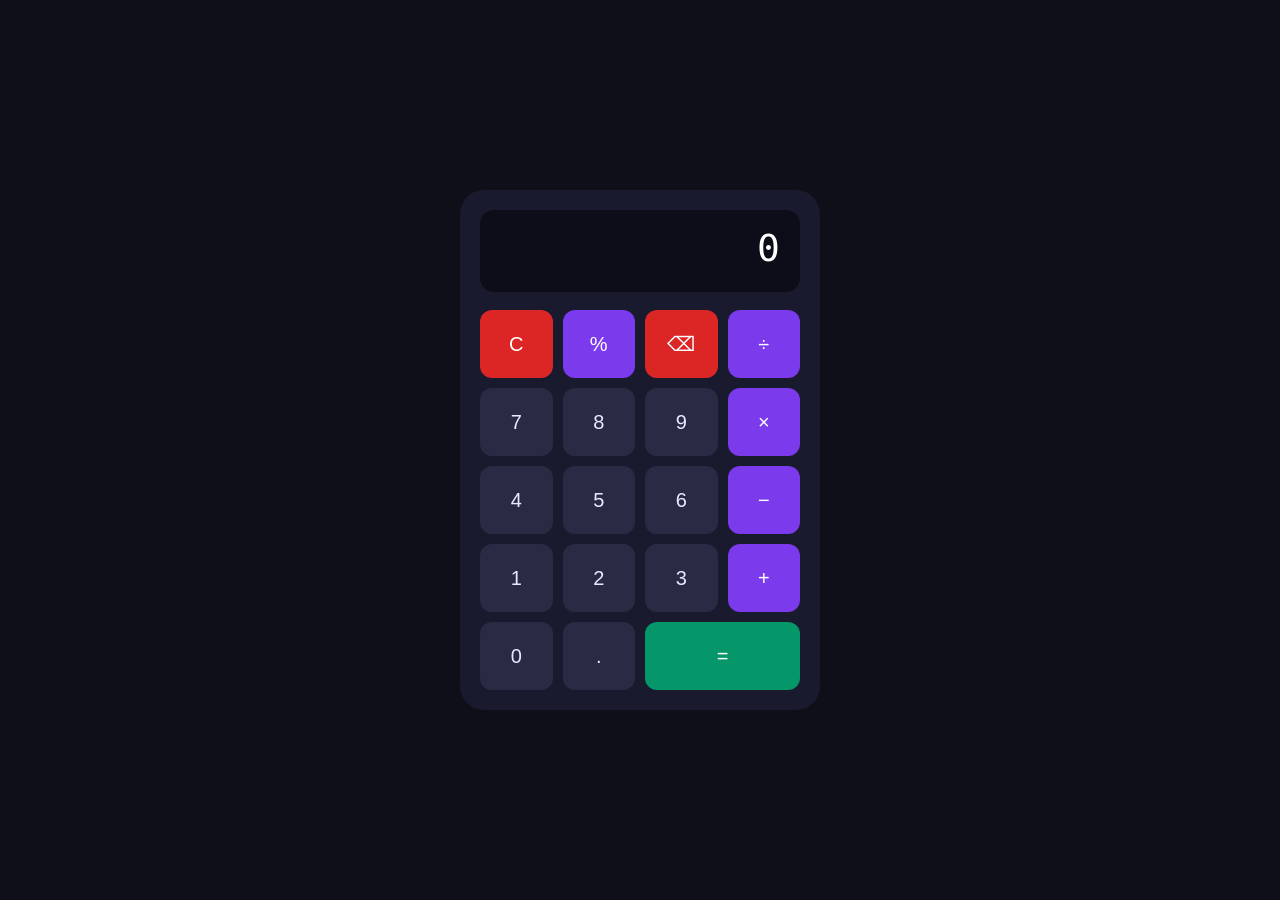
<file: index.html>
<!DOCTYPE html>
<html lang="en">
<head>
    <meta charset="UTF-8">
    <meta name="viewport" content="width=device-width, initial-scale=1.0">
    <title>Calculator</title>
    <link rel="stylesheet" href="style.css">
</head>
<body>
    <div class="calculator">
        <div class="screen">
            <div id="screen">0</div>
        </div>
        <div class="tugmalar">
            <button class="btn btn-clear">C</button>
            <button class="btn btn-op">%</button>
            <button class="btn btn-back">⌫</button>
            <button class="btn btn-op">÷</button>

            <button class="btn btn-num">7</button>
            <button class="btn btn-num">8</button>
            <button class="btn btn-num">9</button>
            <button class="btn btn-op">×</button>

            <button class="btn btn-num">4</button>
            <button class="btn btn-num">5</button>
            <button class="btn btn-num">6</button>
            <button class="btn btn-op">−</button>

            <button class="btn btn-num">1</button>
            <button class="btn btn-num">2</button>
            <button class="btn btn-num">3</button>
            <button class="btn btn-op">+</button>

            <button class="btn btn-num">0</button>
            <button class="btn btn-num">.</button>
            <button class="btn btn-eq">=</button>
        </div>
    </div>
    <script src="main.js"></script>
</body>
</html>
</file>
<file: style.css>
* {
    margin: 0;
    padding: 0;
}

body {
    display: flex;
    justify-content: center;
    align-items: center;
    min-height: 100vh;
    background-color: #0f0f1a;
}

.calculator {
    background: #1a1a2e;
    border-radius: 24px;
    padding: 20px;
    width: 320px;
}

.screen {
    background: #0d0d1a;
    border-radius: 14px;
    padding: 16px 20px;
    margin-bottom: 18px;
    text-align: right;
    height: 50px;
}

#screen {
    font-size: 38px;
    font-weight: 500;
    color: white;
    font-family: monospace;
    overflow: hidden;
    text-overflow: ellipsis;
    white-space: nowrap;
}

.tugmalar {
    display: grid;
    grid-template-columns: repeat(4, 1fr);
    gap: 10px;
}

.btn {
    border: none;
    cursor: pointer;
    border-radius: 12px;
    font-size: 20px;
    font-weight: 500;
    height: 68px;
    font-family: sans-serif;
}

.btn:active {
    transform: scale(0.93);
}

.btn-num {
    background: #2a2a44;
    color: #e8e8ff;
}

.btn-op {
    background: #7c3aed;
    color: white;
}

.btn-eq {
    background: #059669;
    color: white;
    grid-column: span 2;
}

.btn-clear {
    background: #dc2626;
    color: white;
}

.btn-back {
    background: #dc2626;
    color: white;
}
</file>
